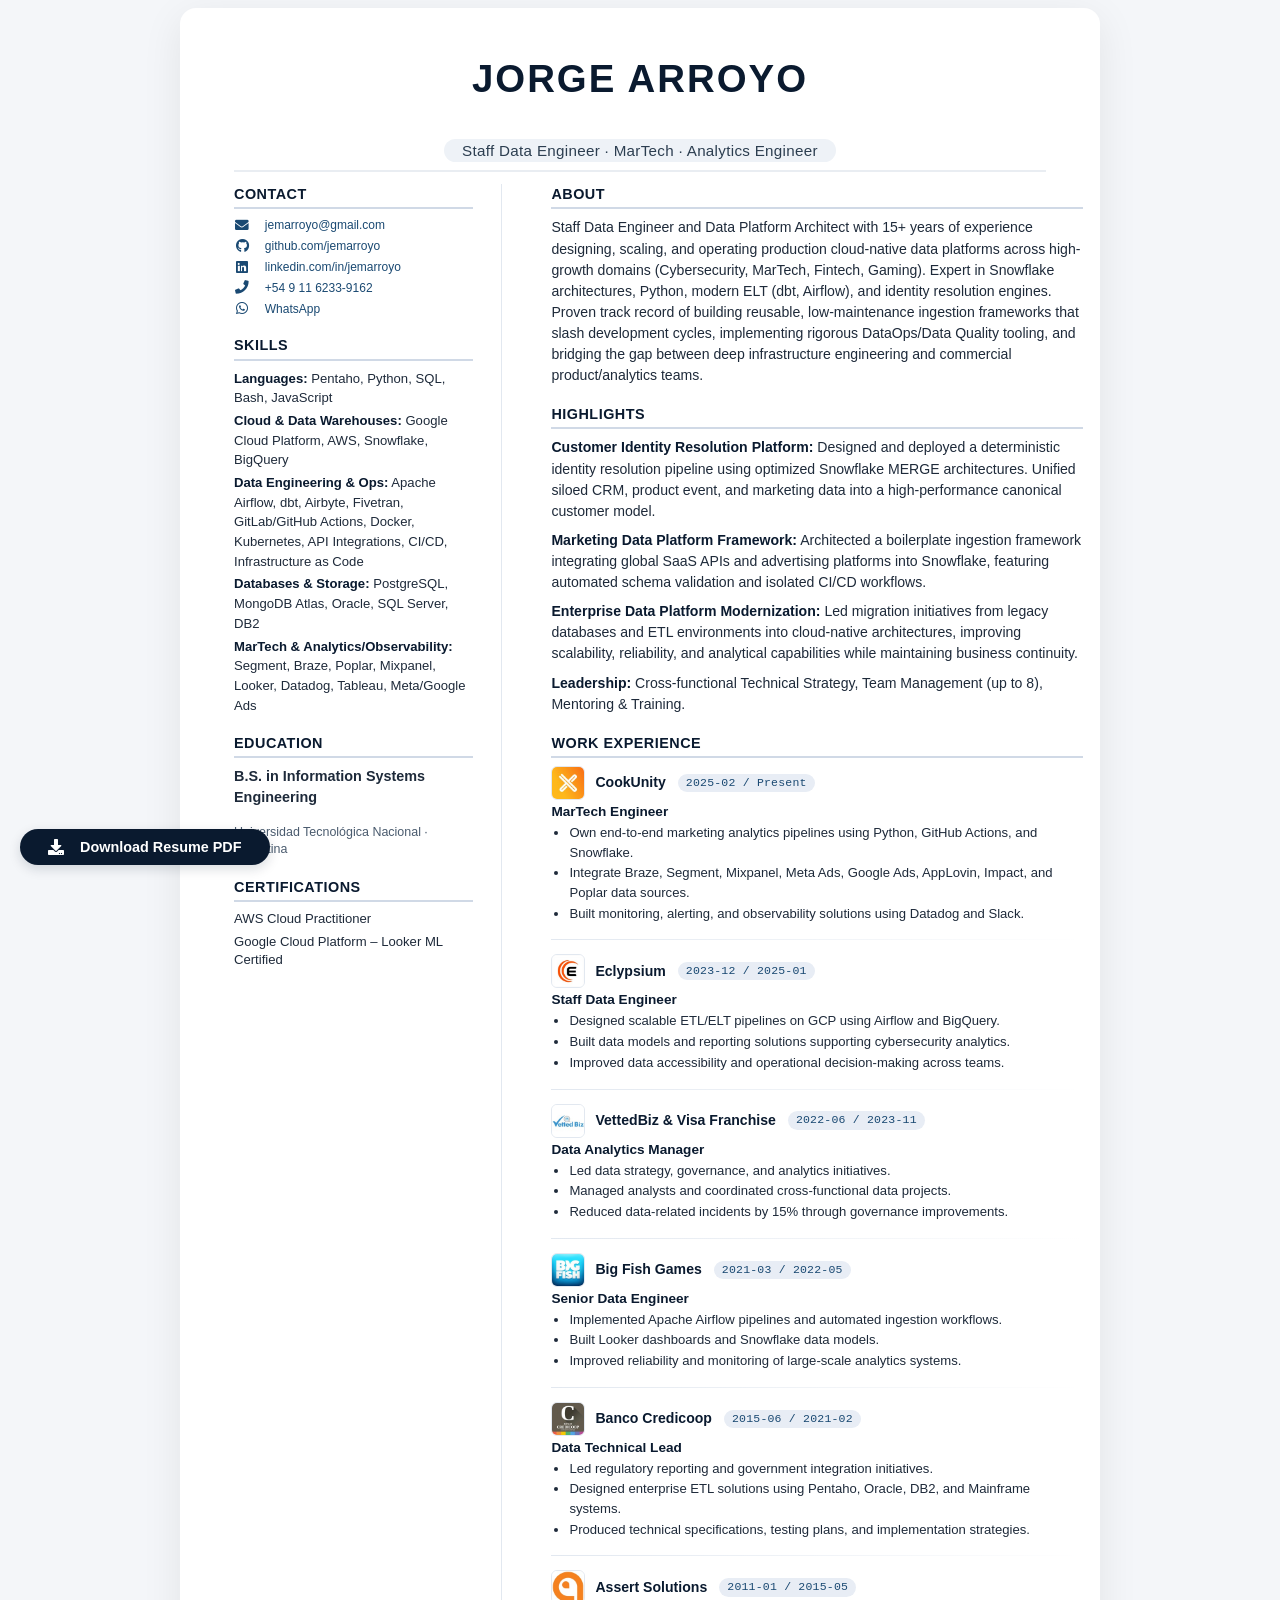
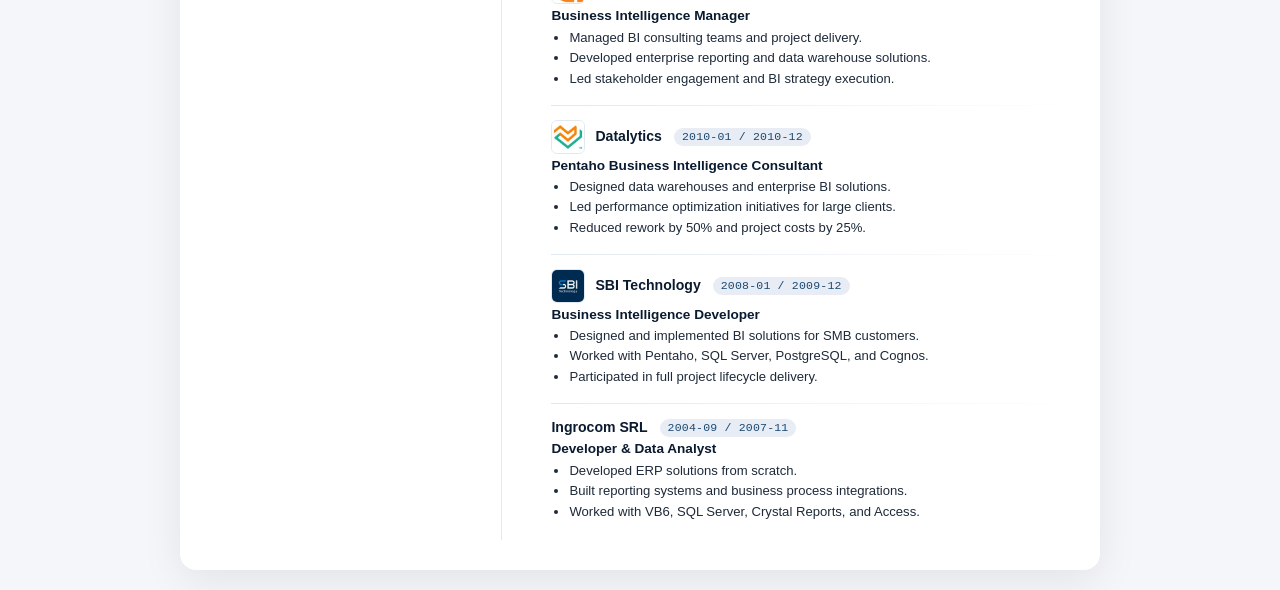
<file: index.html>
<html>
<head>
    <link href="style.css" rel="stylesheet">
    <title>Jorge Arroyo | Staff Data Engineer</title>
    <link rel="stylesheet" href="https://cdnjs.cloudflare.com/ajax/libs/font-awesome/5.15.4/css/all.min.css">
    <style>
        /* --- Global Reset & Base --- */
        * {
            margin: 0;
            padding: 0;
            box-sizing: border-box;
        }

        body {
            background: #f4f6f9;
            font-family: 'Segoe UI', Roboto, 'Helvetica Neue', sans-serif;
            line-height: 1.4;
            color: #1e2a3a;
            padding: 8px 20px 20px 20px;
            display: flex;
            flex-direction: column;
            align-items: center;
        }

        /* --- Main Resume Card --- */
        #resume-wrapper {
            max-width: 1200px;
            width: 100%;
            background: #ffffff;
            box-shadow: 0 10px 40px rgba(0, 0, 0, 0.08);
            border-radius: 16px;
            padding: 12px 30px 30px 30px;
            transition: all 0.2s ease;
        }

        /* --- Header --- */
        #header {
            text-align: center;
            margin-bottom: 12px;
            border-bottom: 2px solid #e9edf2;
            padding-bottom: 8px;
        }

        #header h1 {
            font-size: 2.4rem;
            font-weight: 700;
            letter-spacing: 2px;
            color: #0a1a2f;
            margin-bottom: 0px;
            line-height: 1.1;
        }

        #header .subhead {
            font-size: 0.95rem;
            font-weight: 400;
            color: #2c3e50;
            letter-spacing: 0.3px;
            background: #eef2f7;
            display: inline-block;
            padding: 1px 18px;
            border-radius: 40px;
            margin-top: 0px;
        }

        #header hr {
            display: none;
        }

        /* --- Two-column layout --- */
        main {
            display: grid;
            grid-template-columns: 34% 66%;
            gap: 25px;
            margin-top: 2px;
        }

        /* --- Left Column --- */
        #mainLeft {
            border-right: 1px solid #e2e8f0;
            padding-right: 16px;
        }

        #mainLeft section {
            margin-bottom: 18px;
        }

        #mainLeft h2 {
            font-size: 0.9rem;
            font-weight: 700;
            letter-spacing: 0.5px;
            text-transform: uppercase;
            color: #0a1a2f;
            border-bottom: 2px solid #d0d9e6;
            padding-bottom: 3px;
            margin-bottom: 8px;
        }

        #mainLeft p,
        #mainLeft li {
            font-size: 0.82rem;
            color: #1e2a3a;
            margin-bottom: 3px;
        }

        #mainLeft a {
            color: #1a4972;
            text-decoration: none;
            transition: color 0.2s;
        }

        #mainLeft a:hover {
            color: #0b2b4a;
            text-decoration: underline;
        }

        #mainLeft .contact-item {
            display: flex;
            align-items: center;
            gap: 8px;
            margin-bottom: 4px;
        }

        #mainLeft .contact-item i {
            width: 16px;
            font-size: 0.85rem;
            color: #1a4972;
            text-align: center;
        }

        /* Skills list */
        .skills-list {
            list-style: none;
            padding: 0;
        }

        .skills-list li {
            margin-bottom: 5px;
            line-height: 1.5;
        }

        .skills-list b {
            color: #0a1a2f;
        }

        /* Education & Certs */
        .edu-item,
        .cert-item {
            margin-bottom: 5px;
        }

        .edu-item h3 {
            font-size: 0.9rem;
            font-weight: 600;
            margin-bottom: 1px;
        }

        .cert-item p {
            margin: 0;
            font-size: 0.82rem;
        }

        /* --- Right Column --- */
        #mainRight section {
            margin-bottom: 18px;
        }

        #mainRight h2 {
            font-size: 0.9rem;
            font-weight: 700;
            letter-spacing: 0.5px;
            text-transform: uppercase;
            color: #0a1a2f;
            border-bottom: 2px solid #d0d9e6;
            padding-bottom: 3px;
            margin-bottom: 8px;
        }

        /* About text */
        #mainRight p {
            font-size: 0.88rem;
            color: #1e2a3a;
            line-height: 1.5;
        }

        /* Highlights */
        .highlights-list {
            list-style: none;
            padding: 0;
        }

        .highlights-list li {
            margin-bottom: 8px;
            line-height: 1.5;
            font-size: 0.88rem;
        }

        .highlights-list b {
            color: #0a1a2f;
        }

        /* --- Work Experience --- */
        .job-entry {
            margin-bottom: 16px;
        }

        .job-header {
            display: flex;
            align-items: center;
            gap: 10px;
            margin-bottom: 2px;
            flex-wrap: wrap;
        }

        .company-logo {
            width: 34px;
            height: 34px;
            object-fit: cover;
            border-radius: 6px;
            border: 1px solid #e2e8f0;
            background: #f8fafc;
            flex-shrink: 0;
        }

        .job-title {
            font-size: 0.88rem;
            font-weight: 700;
            color: #0a1a2f;
        }

        .job-title a {
            color: #0a1a2f;
            text-decoration: none;
        }

        .job-title a:hover {
            text-decoration: underline;
        }

        .job-meta {
            font-size: 0.72rem;
            font-weight: 500;
            color: #1a4972;
            background: #e8edf5;
            padding: 1px 8px;
            border-radius: 20px;
            margin-left: 2px;
            white-space: nowrap;
            font-family: 'Consolas', 'Courier New', monospace;
            letter-spacing: 0.2px;
        }

        .job-role {
            font-weight: 600;
            color: #0a1a2f;
            font-size: 0.85rem;
            margin-bottom: 2px;
        }

        .job-entry ul {
            list-style: disc;
            padding-left: 18px;
            margin-top: 2px;
        }

        .job-entry ul li {
            font-size: 0.82rem;
            color: #1e2a3a;
            margin-bottom: 1px;
            line-height: 1.5;
        }

        .job-separator {
            border: 0;
            height: 1px;
            background: linear-gradient(to right, #e2e8f0, transparent);
            margin: 12px 0 14px 0;
        }

        /* --- Download Button --- */
        .actions {
            margin-top: 20px;
            text-align: center;
        }

        .pdf-btn {
            background: #0a1a2f;
            color: white;
            border: none;
            padding: 10px 28px;
            border-radius: 40px;
            font-size: 0.9rem;
            font-weight: 600;
            cursor: pointer;
            display: inline-flex;
            align-items: center;
            gap: 8px;
            transition: background 0.2s, transform 0.1s;
            box-shadow: 0 4px 12px rgba(10, 26, 47, 0.15);
        }

        .pdf-btn:hover {
            background: #1f3a5f;
            transform: scale(1.01);
        }

        .pdf-btn i {
            font-size: 1rem;
        }

        /* --- Responsive --- */
        @media (max-width: 800px) {
            main {
                grid-template-columns: 1fr;
                gap: 16px;
            }

            #mainLeft {
                border-right: 0;
                padding-right: 0;
            }

            #resume-wrapper {
                padding: 10px 14px 20px 14px;
            }

            #header h1 {
                font-size: 1.8rem;
            }

            .job-meta {
                white-space: normal;
                font-size: 0.7rem;
            }
        }

        @media print {
            body {
                background: white;
                padding: 0.02in;
            }

            #resume-wrapper {
                box-shadow: none;
                padding: 8px 10px 16px 10px;
                border-radius: 0;
                max-width: 100%;
            }

            .actions {
                display: none;
            }

            .job-header {
                break-inside: avoid;
            }

            .job-entry {
                break-inside: avoid;
            }
        }
    </style>
</head>
<body>
    <div id="resume-wrapper">
        <header id="header">
            <h1>JORGE ARROYO</h1>
            <div class="subhead">Staff Data Engineer · MarTech · Analytics Engineer</div>
        </header>

        <main>
            <!-- ========== LEFT COLUMN ========== -->
            <article id="mainLeft">
                <!-- CONTACT -->
                <section>
                    <h2>CONTACT</h2>
                    <div class="contact-item">
                        <i class="fa fa-envelope"></i>
                        <a href="mailto:jemarroyo@gmail.com">jemarroyo@gmail.com</a>
                    </div>
                    <div class="contact-item">
                        <i class="fab fa-github"></i>
                        <a href="https://github.com/jemarroyo">github.com/jemarroyo</a>
                    </div>
                    <div class="contact-item">
                        <i class="fab fa-linkedin"></i>
                        <a href="https://linkedin.com/in/jemarroyo">linkedin.com/in/jemarroyo</a>
                    </div>
                    <div class="contact-item">
                        <i class="fa fa-phone"></i>
                        <a href="tel:+5491162339162">+54 9 11 6233-9162</a>
                    </div>
                    <div class="contact-item">
                        <i class="fab fa-whatsapp"></i>
                        <a href="https://wa.me/5491162339162?text=Hi%20Jorge%2C%20I%20found%20your%20resume%20on%20GitHub." target="_blank">WhatsApp</a>
                    </div>
                </section>

                <!-- SKILLS -->
                <section>
                    <h2>SKILLS</h2>
                    <ul class="skills-list">
                        <li><b>Languages:</b> Pentaho, Python, SQL, Bash, JavaScript</li>
                        <li><b>Cloud & Data Warehouses:</b> Google Cloud Platform, AWS, Snowflake, BigQuery</li>
                        <li><b>Data Engineering & Ops:</b> Apache Airflow, dbt, Airbyte, Fivetran, GitLab/GitHub Actions, Docker, Kubernetes, API Integrations, CI/CD, Infrastructure as Code</li>
                        <li><b>Databases & Storage:</b> PostgreSQL, MongoDB Atlas, Oracle, SQL Server, DB2</li>
                        <li><b>MarTech & Analytics/Observability:</b> Segment, Braze, Poplar, Mixpanel, Looker, Datadog, Tableau, Meta/Google Ads</li>
                    </ul>
                </section>

                <!-- EDUCATION -->
                <section>
                    <h2>EDUCATION</h2>
                    <div class="edu-item">
                        <h3>B.S. in Information Systems Engineering</h3>
                        <p style="color:#4a5b6e; font-size:0.78rem;">Universidad Tecnológica Nacional · Argentina</p>
                    </div>
                </section>

                <!-- CERTIFICATIONS -->
                <section>
                    <h2>CERTIFICATIONS</h2>
                    <div class="cert-item"><p>AWS Cloud Practitioner</p></div>
                    <div class="cert-item"><p>Google Cloud Platform – Looker ML Certified</p></div>
                </section>
            </article>

            <!-- ========== RIGHT COLUMN ========== -->
            <article id="mainRight">
                <!-- ABOUT -->
                <section>
                    <h2>ABOUT</h2>
                    <p>
                        Staff Data Engineer and Data Platform Architect with 15+ years of experience designing, scaling, and operating production cloud-native data platforms across high-growth domains (Cybersecurity, MarTech, Fintech, Gaming). Expert in Snowflake architectures, Python, modern ELT (dbt, Airflow), and identity resolution engines. Proven track record of building reusable, low-maintenance ingestion frameworks that slash development cycles, implementing rigorous DataOps/Data Quality tooling, and bridging the gap between deep infrastructure engineering and commercial product/analytics teams.
                    </p>
                </section>

                <!-- HIGHLIGHTS -->
                <section>
                    <h2>HIGHLIGHTS</h2>
                    <ul class="highlights-list">
                        <li><b>Customer Identity Resolution Platform:</b> Designed and deployed a deterministic identity resolution pipeline using optimized Snowflake MERGE architectures. Unified siloed CRM, product event, and marketing data into a high-performance canonical customer model.</li>
                        <li><b>Marketing Data Platform Framework:</b> Architected a boilerplate ingestion framework integrating global SaaS APIs and advertising platforms into Snowflake, featuring automated schema validation and isolated CI/CD workflows.</li>
                        <li><b>Enterprise Data Platform Modernization:</b> Led migration initiatives from legacy databases and ETL environments into cloud-native architectures, improving scalability, reliability, and analytical capabilities while maintaining business continuity.</li>
                        <li><b>Leadership:</b> Cross-functional Technical Strategy, Team Management (up to 8), Mentoring &amp; Training.</li>
                    </ul>
                </section>

                <!-- WORK EXPERIENCE -->
                <section>
                    <h2>WORK EXPERIENCE</h2>

                    <!-- CookUnity -->
                    <div class="job-entry">
                        <div class="job-header">
                            <img src="assets/logos/cookunity.jpeg" alt="CookUnity" class="company-logo">
                            <span class="job-title"><a href="https://www.cookunity.com/">CookUnity</a></span>
                            <span class="job-meta">2025-02 / Present</span>
                        </div>
                        <div class="job-role">MarTech Engineer</div>
                        <ul>
                            <li>Own end-to-end marketing analytics pipelines using Python, GitHub Actions, and Snowflake.</li>
                            <li>Integrate Braze, Segment, Mixpanel, Meta Ads, Google Ads, AppLovin, Impact, and Poplar data sources.</li>
                            <li>Built monitoring, alerting, and observability solutions using Datadog and Slack.</li>
                        </ul>
                    </div>

                    <hr class="job-separator">

                    <!-- Eclypsium -->
                    <div class="job-entry">
                        <div class="job-header">
                            <img src="assets/logos/eclypsium.jpeg" alt="Eclypsium" class="company-logo">
                            <span class="job-title"><a href="https://eclypsium.com/">Eclypsium</a></span>
                            <span class="job-meta">2023-12 / 2025-01</span>
                        </div>
                        <div class="job-role">Staff Data Engineer</div>
                        <ul>
                            <li>Designed scalable ETL/ELT pipelines on GCP using Airflow and BigQuery.</li>
                            <li>Built data models and reporting solutions supporting cybersecurity analytics.</li>
                            <li>Improved data accessibility and operational decision-making across teams.</li>
                        </ul>
                    </div>

                    <hr class="job-separator">

                    <!-- VettedBiz -->
                    <div class="job-entry">
                        <div class="job-header">
                            <img src="assets/logos/vettedbiz.jpeg" alt="VettedBiz" class="company-logo">
                            <span class="job-title"><a href="https://www.vettedbiz.com/">VettedBiz &amp; Visa Franchise</a></span>
                            <span class="job-meta">2022-06 / 2023-11</span>
                        </div>
                        <div class="job-role">Data Analytics Manager</div>
                        <ul>
                            <li>Led data strategy, governance, and analytics initiatives.</li>
                            <li>Managed analysts and coordinated cross-functional data projects.</li>
                            <li>Reduced data-related incidents by 15% through governance improvements.</li>
                        </ul>
                    </div>

                    <hr class="job-separator">

                    <!-- Big Fish Games -->
                    <div class="job-entry">
                        <div class="job-header">
                            <img src="assets/logos/bigfishgames.jpeg" alt="Big Fish Games" class="company-logo">
                            <span class="job-title"><a href="https://www.bigfishgames.com/">Big Fish Games</a></span>
                            <span class="job-meta">2021-03 / 2022-05</span>
                        </div>
                        <div class="job-role">Senior Data Engineer</div>
                        <ul>
                            <li>Implemented Apache Airflow pipelines and automated ingestion workflows.</li>
                            <li>Built Looker dashboards and Snowflake data models.</li>
                            <li>Improved reliability and monitoring of large-scale analytics systems.</li>
                        </ul>
                    </div>

                    <hr class="job-separator">

                    <!-- Banco Credicoop -->
                    <div class="job-entry">
                        <div class="job-header">
                            <img src="assets/logos/bancocredicoop.jpeg" alt="Banco Credicoop" class="company-logo">
                            <span class="job-title"><a href="https://www.bancocredicoop.coop/">Banco Credicoop</a></span>
                            <span class="job-meta">2015-06 / 2021-02</span>
                        </div>
                        <div class="job-role">Data Technical Lead</div>
                        <ul>
                            <li>Led regulatory reporting and government integration initiatives.</li>
                            <li>Designed enterprise ETL solutions using Pentaho, Oracle, DB2, and Mainframe systems.</li>
                            <li>Produced technical specifications, testing plans, and implementation strategies.</li>
                        </ul>
                    </div>

                    <hr class="job-separator">

                    <!-- Assert Solutions -->
                    <div class="job-entry">
                        <div class="job-header">
                            <img src="assets/logos/assertsolutions.jpeg" alt="Assert Solutions" class="company-logo">
                            <span class="job-title"><a href="https://www.assertsolutions.com/">Assert Solutions</a></span>
                            <span class="job-meta">2011-01 / 2015-05</span>
                        </div>
                        <div class="job-role">Business Intelligence Manager</div>
                        <ul>
                            <li>Managed BI consulting teams and project delivery.</li>
                            <li>Developed enterprise reporting and data warehouse solutions.</li>
                            <li>Led stakeholder engagement and BI strategy execution.</li>
                        </ul>
                    </div>

                    <hr class="job-separator">

                    <!-- Datalytics -->
                    <div class="job-entry">
                        <div class="job-header">
                            <img src="assets/logos/datalytics.jpeg" alt="Datalytics" class="company-logo">
                            <span class="job-title"><a href="https://lovelytics.com/">Datalytics</a></span>
                            <span class="job-meta">2010-01 / 2010-12</span>
                        </div>
                        <div class="job-role">Pentaho Business Intelligence Consultant</div>
                        <ul>
                            <li>Designed data warehouses and enterprise BI solutions.</li>
                            <li>Led performance optimization initiatives for large clients.</li>
                            <li>Reduced rework by 50% and project costs by 25%.</li>
                        </ul>
                    </div>

                    <hr class="job-separator">

                    <!-- SBI Technology -->
                    <div class="job-entry">
                        <div class="job-header">
                            <img src="assets/logos/sbi.jpeg" alt="SBI Technology" class="company-logo">
                            <span class="job-title"><a href="https://www.sbi-technology.com/">SBI Technology</a></span>
                            <span class="job-meta">2008-01 / 2009-12</span>
                        </div>
                        <div class="job-role">Business Intelligence Developer</div>
                        <ul>
                            <li>Designed and implemented BI solutions for SMB customers.</li>
                            <li>Worked with Pentaho, SQL Server, PostgreSQL, and Cognos.</li>
                            <li>Participated in full project lifecycle delivery.</li>
                        </ul>
                    </div>

                    <hr class="job-separator">

                    <!-- Ingrocom -->
                    <div class="job-entry">
                        <div class="job-header">
                            <span class="job-title">Ingrocom SRL</span>
                            <span class="job-meta">2004-09 / 2007-11</span>
                        </div>
                        <div class="job-role">Developer &amp; Data Analyst</div>
                        <ul>
                            <li>Developed ERP solutions from scratch.</li>
                            <li>Built reporting systems and business process integrations.</li>
                            <li>Worked with VB6, SQL Server, Crystal Reports, and Access.</li>
                        </ul>
                    </div>

                </section>
            </article>
        </main>
    </div>

    <div class="actions">
        <button onclick="window.print()" class="pdf-btn">
            <i class="fas fa-download"></i> Download Resume PDF
        </button>
    </div>
</body>
</html>
</file>
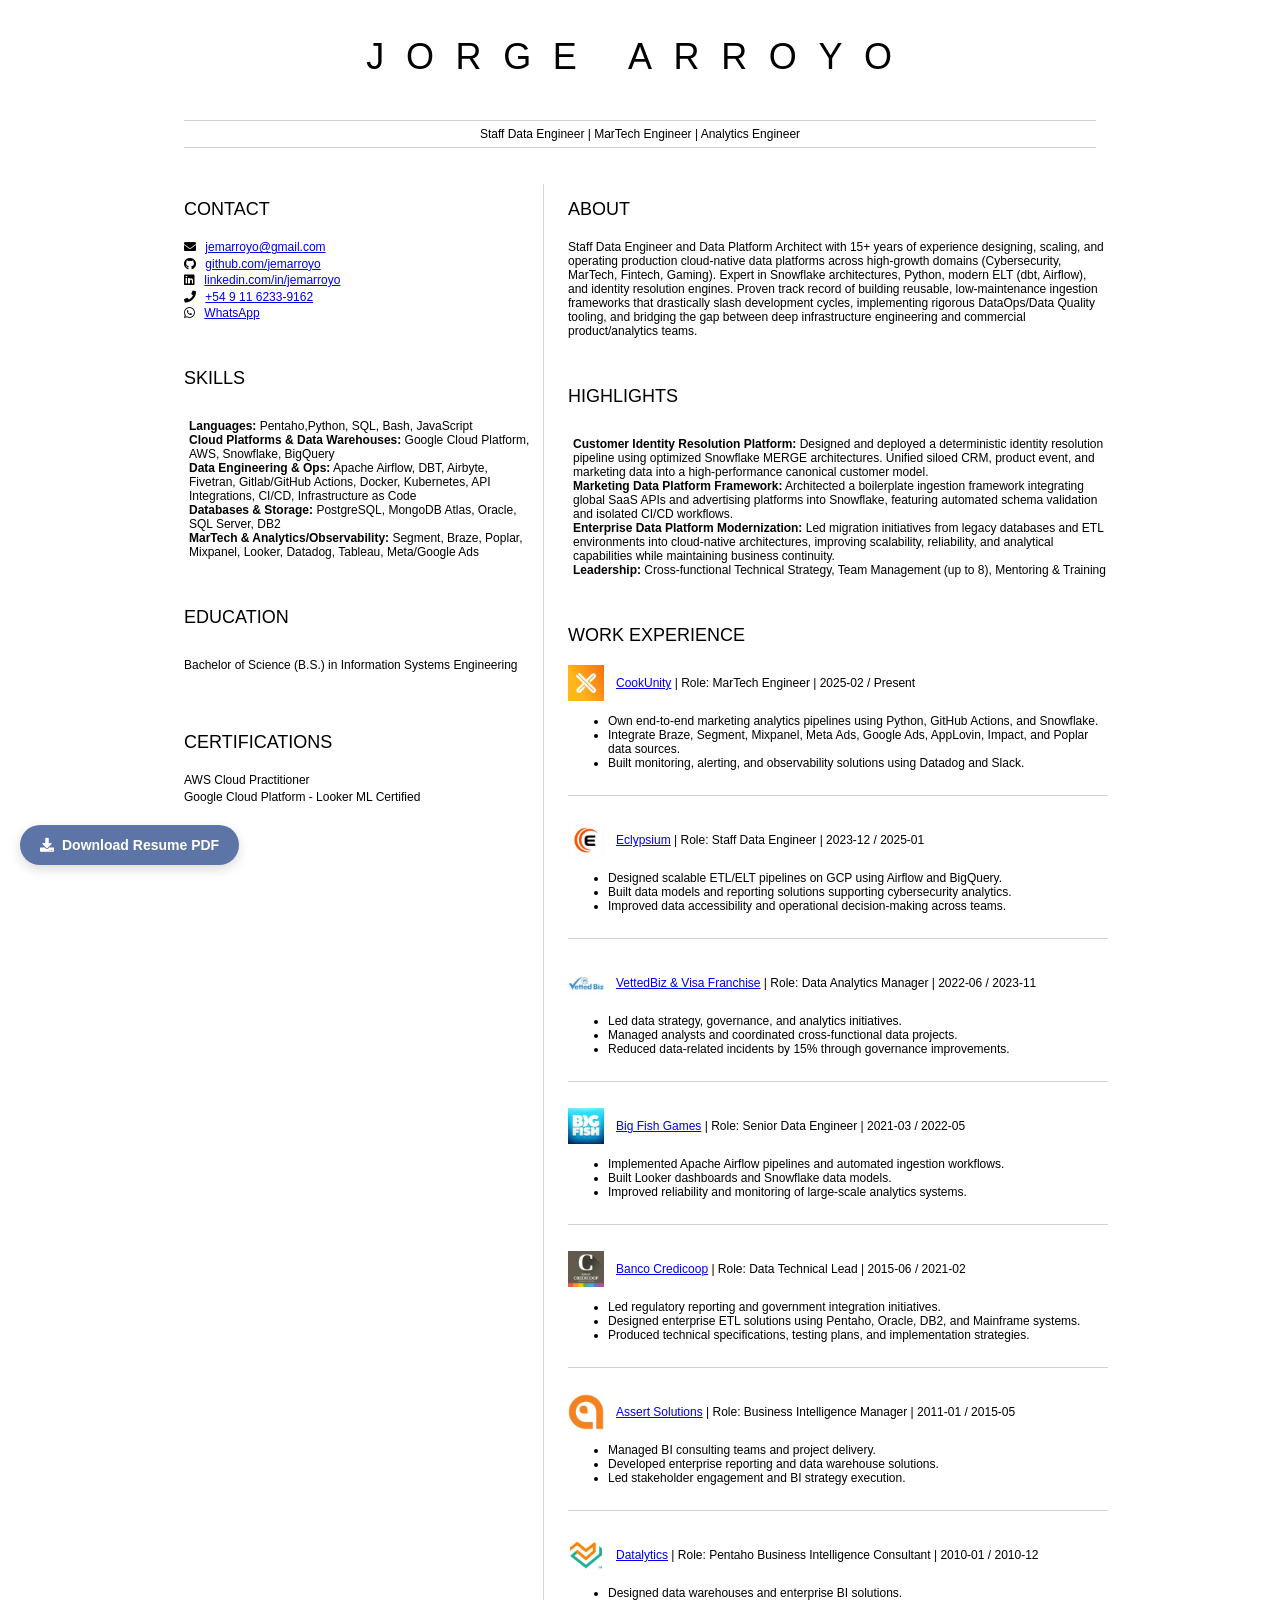
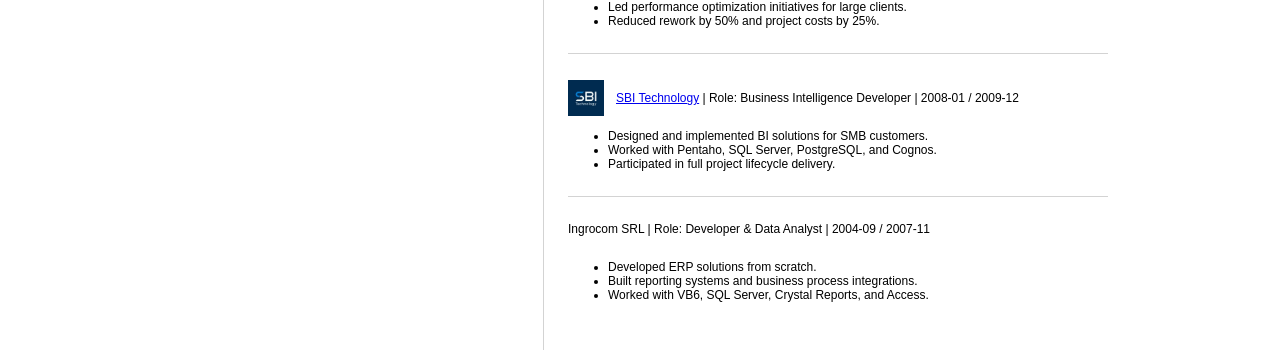
<file: index-2.html>
<html>
<head>
    <link href="style.css" rel="stylesheet">
    <title>Jorge Arroyo | Staff Data Engineer</title>
    <link rel="stylesheet" href="https://cdnjs.cloudflare.com/ajax/libs/font-awesome/5.15.4/css/all.min.css">
</head>

<body>
    <header id="header">
        <h1>JORGE ARROYO</h1>
        <hr>
        Staff Data Engineer | MarTech Engineer | Analytics Engineer
        <hr>
    </header>
    
    <main>
        <article id="mainLeft">

            <section>
                <h2>CONTACT</h2>

                <p>
                    <i class="fa fa-envelope"></i>
                    <a href="mailto:jemarroyo@gmail.com">jemarroyo@gmail.com</a>
                </p>

                <p>
                    <i class="fab fa-github"></i>
                    <a href="https://github.com/jemarroyo">github.com/jemarroyo</a>
                </p>

                <p>
                    <i class="fab fa-linkedin"></i>
                    <a href="https://linkedin.com/in/jemarroyo">
                        linkedin.com/in/jemarroyo
                    </a>
                </p>
                <p>
                        <i class="fa fa-phone" aria-hidden="true"></i>
                        <a href="tel:+5491162339162">
                            +54 9 11 6233-9162
                        </a>
                </p>
                <p>
                    <i class="fab fa-whatsapp" aria-hidden="true"></i>
                    <a href="https://wa.me/5491162339162?text=Hi%20Jorge%2C%20I%20found%20your%20resume%20on%20GitHub." target="_blank">
                        WhatsApp
                    </a>
                </p>
            </section>

            <section>
                <h2>SKILLS</h2>
                <p>
                    <ul style="list-style-type: none; padding-left: 5px;">
                    <li><b>Languages:</b> Pentaho,Python, SQL, Bash, JavaScript</li>
                    <li><b>Cloud Platforms & Data Warehouses:</b> Google Cloud Platform, AWS, Snowflake, BigQuery</li>
                    <li><b>Data Engineering & Ops:</b> Apache Airflow, DBT, Airbyte, Fivetran, Gitlab/GitHub Actions, Docker, Kubernetes, API Integrations, CI/CD, Infrastructure as Code</li>
                    <li><b>Databases & Storage:</b> PostgreSQL, MongoDB Atlas, Oracle, SQL Server, DB2</li>
                    <li><b>MarTech & Analytics/Observability:</b> Segment, Braze, Poplar, Mixpanel, Looker, Datadog, Tableau, Meta/Google Ads</li>
                    </ul>
                </p>

            </section>

            <section>
                <h2>EDUCATION</h2>

                <h3>Bachelor of Science (B.S.) in Information Systems Engineering</h3>

            </section>

            <section>
                <h2>CERTIFICATIONS</h2>

                <p>AWS Cloud Practitioner</p>
                <p>Google Cloud Platform - Looker ML Certified</p>

            </section>

        </article>

        <article id="mainRight">

            <section>
                <h2>ABOUT</h2>

                <p>
                    Staff Data Engineer and Data Platform Architect with 15+ years of experience designing, scaling, and operating production cloud-native data platforms across high-growth domains (Cybersecurity, MarTech, Fintech, Gaming). Expert in Snowflake architectures, Python, modern ELT (dbt, Airflow), and identity resolution engines. Proven track record of building reusable, low-maintenance ingestion frameworks that drastically slash development cycles, implementing rigorous DataOps/Data Quality tooling, and bridging the gap between deep infrastructure engineering and commercial product/analytics teams.
                </p>

            </section>
            
            <section>   
                <h2>HIGHLIGHTS</h2>

                <p>
                    <ul style="list-style-type: none; padding-left: 5px;">
                        <li><b>Customer Identity Resolution Platform:</b> Designed and deployed a deterministic identity resolution pipeline using optimized Snowflake MERGE architectures. Unified siloed CRM, product event, and marketing data into a high-performance canonical customer model.</li>
                        <li><b>Marketing Data Platform Framework:</b> Architected a boilerplate ingestion framework integrating global SaaS APIs and advertising platforms into Snowflake, featuring automated schema validation and isolated CI/CD workflows.</li>
                        <li><b>Enterprise Data Platform Modernization:</b> Led migration initiatives from legacy databases and ETL environments into cloud-native architectures, improving scalability, reliability, and analytical capabilities while maintaining business continuity.</li>
                        <li><b>Leadership:</b> Cross-functional Technical Strategy, Team Management (up to 8), Mentoring & Training</li>
                    </ul>
                </p>
            </section>

            <section>
                <h2>WORK EXPERIENCE</h2>
                <a href="https://www.cookunity.com/">
                <div class="company-title">
                        <img src="assets/logos/cookunity.jpeg"
                            alt="CookUnity"
                            class="company-logo">
                </a>
                <h3><a href="https://www.cookunity.com/">CookUnity</a> | Role: MarTech Engineer | 2025-02 / Present </h3>
                </div> 
                <ul>
                    <li>Own end-to-end marketing analytics pipelines using Python, GitHub Actions, and Snowflake.</li>
                    <li>Integrate Braze, Segment, Mixpanel, Meta Ads, Google Ads, AppLovin, Impact, and Poplar data sources.</li>
                    <li>Built monitoring, alerting, and observability solutions using Datadog and Slack.</li>
                </ul>

                <hr class="job-separator">
                <div class="company-title">
                    <a href="https://eclypsium.com/">
                        <img src="assets/logos/eclypsium.jpeg"
                            alt="Eclypsium"
                            class="company-logo">
                        </a>
                <h3> <a href="https://eclypsium.com/"> Eclypsium</a> | Role: Staff Data Engineer | 2023-12 / 2025-01</h3>
                </div>
                
                
                <ul>
                    <li>Designed scalable ETL/ELT pipelines on GCP using Airflow and BigQuery.</li>
                    <li>Built data models and reporting solutions supporting cybersecurity analytics.</li>
                    <li>Improved data accessibility and operational decision-making across teams.</li>
                </ul>
                <hr class="job-separator">

                <div class="company-title">
                    <a href="https://www.vettedbiz.com/">
                        <img src="assets/logos/vettedbiz.jpeg"
                            alt="VettedBiz"
                            class="company-logo">
                    </a>
                <h3><a href="https://www.vettedbiz.com/">VettedBiz & Visa Franchise</a> | Role: Data Analytics Manager | 2022-06 / 2023-11 </h3>
                </div>
                <p class="company-name">
                        
                </p>

                <ul>
                    <li>Led data strategy, governance, and analytics initiatives.</li>
                    <li>Managed analysts and coordinated cross-functional data projects.</li>
                    <li>Reduced data-related incidents by 15% through governance improvements.</li>
                </ul>
                <hr class="job-separator">

                <div class="company-title">
                    <a href="https://www.bigfishgames.com/"> 
                        <img src="assets/logos/bigfishgames.jpeg"
                            alt="Big Fish Games"
                            class="company-logo">
                    </a>
                <h3><a href="https://www.bigfishgames.com/">Big Fish Games</a> | Role: Senior Data Engineer | 2021-03 / 2022-05</h3>
                </div>
                <ul>
                    <li>Implemented Apache Airflow pipelines and automated ingestion workflows.</li>
                    <li>Built Looker dashboards and Snowflake data models.</li>
                    <li>Improved reliability and monitoring of large-scale analytics systems.</li>
                </ul>
                <hr class="job-separator">

                <div class="company-title">
                    <a href="https://www.bancocredicoop.coop/"> 
                        <img src="assets/logos/bancocredicoop.jpeg"
                            alt="Banco Credicoop"
                            class="company-logo">
                    </a>

                <h3><a href="https://www.bancocredicoop.coop/">Banco Credicoop</a> | Role: Data Technical Lead | 2015-06 / 2021-02</h3>
                </div>
                <ul>
                    <li>Led regulatory reporting and government integration initiatives.</li>
                    <li>Designed enterprise ETL solutions using Pentaho, Oracle, DB2, and Mainframe systems.</li>
                    <li>Produced technical specifications, testing plans, and implementation strategies.</li>
                </ul>
                <hr class="job-separator">
                <a href="https://www.assertsolutions.com/">
                <div class="company-title">
                        <img src="assets/logos/assertsolutions.jpeg"
                            alt="Assert Solutions"
                            class="company-logo">
                </a>

                <h3><a href="https://www.assertsolutions.com/">Assert Solutions</a> | Role: Business Intelligence Manager | 2011-01 / 2015-05</h3>
                </div>
                <ul>
                    <li>Managed BI consulting teams and project delivery.</li>
                    <li>Developed enterprise reporting and data warehouse solutions.</li>
                    <li>Led stakeholder engagement and BI strategy execution.</li>
                </ul>
                <hr class="job-separator">
                <div class="company-title">
                    <a href="https://lovelytics.com/">
                        <img src="assets/logos/datalytics.jpeg"
                            alt="Assert Solutions"
                            class="company-logo">
                    </a>

                <h3><a href="https://lovelytics.com/">Datalytics</a> | Role: Pentaho Business Intelligence Consultant | 2010-01 / 2010-12 </h3>
                </div>
                <p class="company-name">
                        
                </p>


                <ul>
                    <li>Designed data warehouses and enterprise BI solutions.</li>
                    <li>Led performance optimization initiatives for large clients.</li>
                    <li>Reduced rework by 50% and project costs by 25%.</li>
                </ul>

                <hr class="job-separator">
                <a href="https://www.sbi-technology.com/">
                <div class="company-title">
                        <img src="assets/logos/sbi.jpeg"
                            alt="SBI"
                            class="company-logo">
                </a>
                <h3><a href="https://www.sbi-technology.com/">SBI Technology</a> | Role: Business Intelligence Developer | 2008-01 / 2009-12</h3>
                </div>
                <p class="company-name">
                        
                </p>

                <ul>
                    <li>Designed and implemented BI solutions for SMB customers.</li>
                    <li>Worked with Pentaho, SQL Server, PostgreSQL, and Cognos.</li>
                    <li>Participated in full project lifecycle delivery.</li>
                </ul>
                <hr class="job-separator">
                <h3>Ingrocom SRL | Role: Developer & Data Analyst | 2004-09 / 2007-11</h3>

                <ul>
                    <li>Developed ERP solutions from scratch.</li>
                    <li>Built reporting systems and business process integrations.</li>
                    <li>Worked with VB6, SQL Server, Crystal Reports, and Access.</li>
                </ul>

            </section>

        </article>
    </main>
</body>
<div class="actions">
        <button onclick="window.print()" class="pdf-btn">
            <i class="fas fa-download"></i>Download Resume PDF</button>
    </div>

</html>
</file>
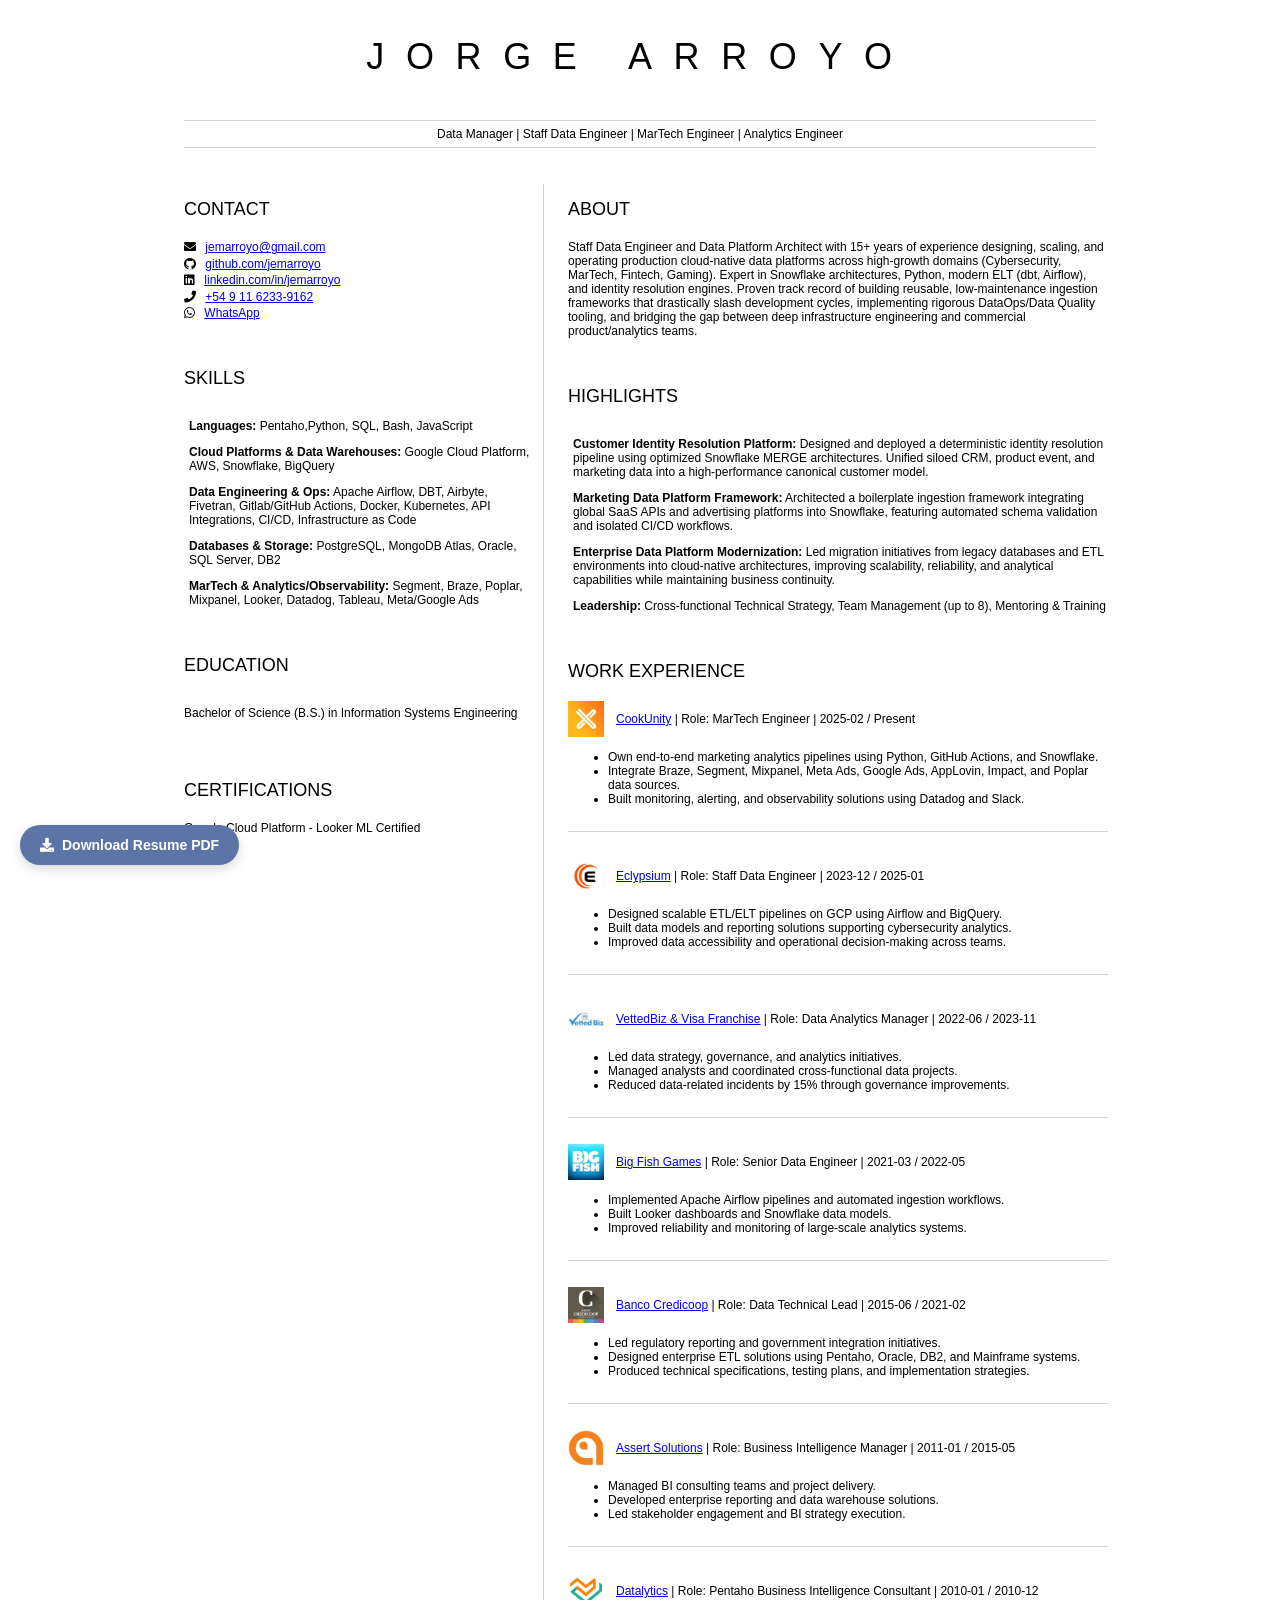
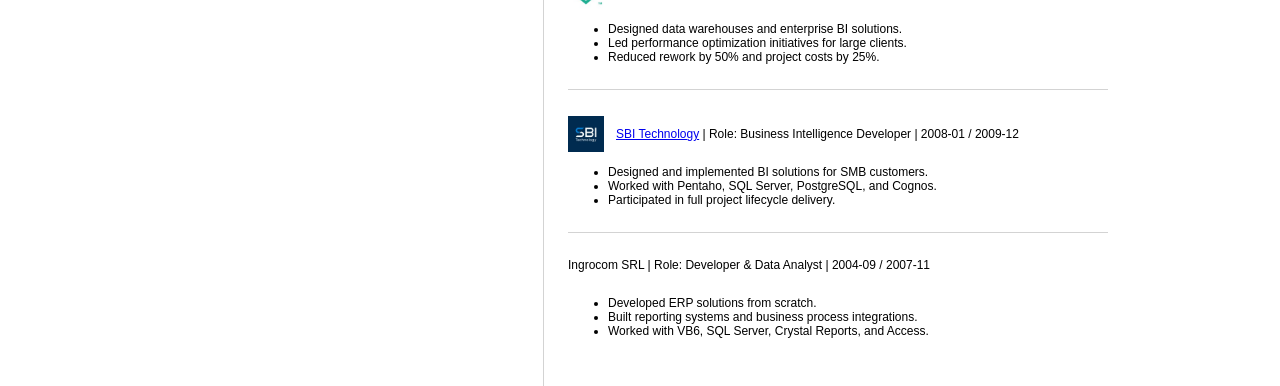
<file: index-pdf.html>
<html>
<head>
    <link href="style.css" rel="stylesheet">
    <title>Jorge Arroyo | Staff Data Engineer</title>
    <link rel="stylesheet" href="https://cdnjs.cloudflare.com/ajax/libs/font-awesome/5.15.4/css/all.min.css">
</head>

<body>
    <header id="header">
        <h1>JORGE ARROYO</h1>
        <hr>
        Data Manager | Staff Data Engineer | MarTech Engineer | Analytics Engineer
        <hr>
    </header>
    
    <main>
        <article id="mainLeft">

            <section>
                <h2>CONTACT</h2>

                <p>
                    <i class="fa fa-envelope"></i>
                    <a href="mailto:jemarroyo@gmail.com">jemarroyo@gmail.com</a>
                </p>

                <p>
                    <i class="fab fa-github"></i>
                    <a href="https://github.com/jemarroyo">github.com/jemarroyo</a>
                </p>

                <p>
                    <i class="fab fa-linkedin"></i>
                    <a href="https://linkedin.com/in/jemarroyo">
                        linkedin.com/in/jemarroyo
                    </a>
                </p>
                <p>
                        <i class="fa fa-phone" aria-hidden="true"></i>
                        <a href="tel:+5491162339162">
                            +54 9 11 6233-9162
                        </a>
                </p>
                <p>
                    <i class="fab fa-whatsapp" aria-hidden="true"></i>
                    <a href="https://wa.me/5491162339162?text=Hi%20Jorge%2C%20I%20found%20your%20resume%20on%20GitHub." target="_blank">
                        WhatsApp
                    </a>
                </p>
            </section>

            <section>
                <h2>SKILLS</h2>
                <p>
                    <ul style="list-style-type: none; padding-left: 5px;">
                    <li style="margin-bottom: 12px;"><b>Languages:</b> Pentaho,Python, SQL, Bash, JavaScript</li>
                    
                    <li style="margin-bottom: 12px;"><b>Cloud Platforms & Data Warehouses:</b> Google Cloud Platform, AWS, Snowflake, BigQuery</li>
                    <li style="margin-bottom: 12px;"><b>Data Engineering & Ops:</b> Apache Airflow, DBT, Airbyte, Fivetran, Gitlab/GitHub Actions, Docker, Kubernetes, API Integrations, CI/CD, Infrastructure as Code</li>
                    <li style="margin-bottom: 12px;"><b>Databases & Storage:</b> PostgreSQL, MongoDB Atlas, Oracle, SQL Server, DB2</li>
                    <li style="margin-bottom: 12px;"><b>MarTech & Analytics/Observability:</b> Segment, Braze, Poplar, Mixpanel, Looker, Datadog, Tableau, Meta/Google Ads</li>
                    </ul>
                </p>

            </section>

            <section>
                <h2>EDUCATION</h2>

                <h3>Bachelor of Science (B.S.) in Information Systems Engineering</h3>

            </section>

            <section>
                <h2>CERTIFICATIONS</h2>

                <p></p>
                <p>Google Cloud Platform - Looker ML Certified</p>

            </section>

        </article>

        <article id="mainRight">

            <section>
                <h2>ABOUT</h2>

                <p>
                    Staff Data Engineer and Data Platform Architect with 15+ years of experience designing, scaling, and operating production cloud-native data platforms across high-growth domains (Cybersecurity, MarTech, Fintech, Gaming). Expert in Snowflake architectures, Python, modern ELT (dbt, Airflow), and identity resolution engines. Proven track record of building reusable, low-maintenance ingestion frameworks that drastically slash development cycles, implementing rigorous DataOps/Data Quality tooling, and bridging the gap between deep infrastructure engineering and commercial product/analytics teams.
                </p>

            </section>
            
            <section>   
                <h2>HIGHLIGHTS</h2>

                <p>
                    <ul style="list-style-type: none; padding-left: 5px;">
                        <li style="margin-bottom: 12px;"><b>Customer Identity Resolution Platform:</b> Designed and deployed a deterministic identity resolution pipeline using optimized Snowflake MERGE architectures. Unified siloed CRM, product event, and marketing data into a high-performance canonical customer model.</li>
                        <li style="margin-bottom: 12px;"><b>Marketing Data Platform Framework:</b> Architected a boilerplate ingestion framework integrating global SaaS APIs and advertising platforms into Snowflake, featuring automated schema validation and isolated CI/CD workflows.</li>
                        <li style="margin-bottom: 12px;"><b>Enterprise Data Platform Modernization:</b> Led migration initiatives from legacy databases and ETL environments into cloud-native architectures, improving scalability, reliability, and analytical capabilities while maintaining business continuity.</li>
                        <li style="margin-bottom: 12px;"><b>Leadership:</b> Cross-functional Technical Strategy, Team Management (up to 8), Mentoring & Training</li>
                    </ul>
                </p>
            </section>

            <section>
                <h2>WORK EXPERIENCE</h2>
                <a href="https://www.cookunity.com/">
                <div class="company-title">
                        <img src="assets/logos/cookunity.jpeg"
                            alt="CookUnity"
                            class="company-logo">
                </a>
                <h3><a href="https://www.cookunity.com/">CookUnity</a> | Role: MarTech Engineer | 2025-02 / Present </h3>
                </div> 
                <ul>
                    <li>Own end-to-end marketing analytics pipelines using Python, GitHub Actions, and Snowflake.</li>
                    <li>Integrate Braze, Segment, Mixpanel, Meta Ads, Google Ads, AppLovin, Impact, and Poplar data sources.</li>
                    <li>Built monitoring, alerting, and observability solutions using Datadog and Slack.</li>
                </ul>

                <hr class="job-separator">
                <div class="company-title">
                    <a href="https://eclypsium.com/">
                        <img src="assets/logos/eclypsium.jpeg"
                            alt="Eclypsium"
                            class="company-logo">
                        </a>
                <h3> <a href="https://eclypsium.com/"> Eclypsium</a> | Role: Staff Data Engineer | 2023-12 / 2025-01</h3>
                </div>
                
                
                <ul>
                    <li>Designed scalable ETL/ELT pipelines on GCP using Airflow and BigQuery.</li>
                    <li>Built data models and reporting solutions supporting cybersecurity analytics.</li>
                    <li>Improved data accessibility and operational decision-making across teams.</li>
                </ul>
                <hr class="job-separator">

                <div class="company-title">
                    <a href="https://www.vettedbiz.com/">
                        <img src="assets/logos/vettedbiz.jpeg"
                            alt="VettedBiz"
                            class="company-logo">
                    </a>
                <h3><a href="https://www.vettedbiz.com/">VettedBiz & Visa Franchise</a> | Role: Data Analytics Manager | 2022-06 / 2023-11 </h3>
                </div>
                <p class="company-name">
                        
                </p>

                <ul>
                    <li>Led data strategy, governance, and analytics initiatives.</li>
                    <li>Managed analysts and coordinated cross-functional data projects.</li>
                    <li>Reduced data-related incidents by 15% through governance improvements.</li>
                </ul>
                <hr class="job-separator">

                <div class="company-title">
                    <a href="https://www.bigfishgames.com/"> 
                        <img src="assets/logos/bigfishgames.jpeg"
                            alt="Big Fish Games"
                            class="company-logo">
                    </a>
                <h3><a href="https://www.bigfishgames.com/">Big Fish Games</a> | Role: Senior Data Engineer | 2021-03 / 2022-05</h3>
                </div>
                <ul>
                    <li>Implemented Apache Airflow pipelines and automated ingestion workflows.</li>
                    <li>Built Looker dashboards and Snowflake data models.</li>
                    <li>Improved reliability and monitoring of large-scale analytics systems.</li>
                </ul>
                <hr class="job-separator">

                <div class="company-title">
                    <a href="https://www.bancocredicoop.coop/"> 
                        <img src="assets/logos/bancocredicoop.jpeg"
                            alt="Banco Credicoop"
                            class="company-logo">
                    </a>

                <h3><a href="https://www.bancocredicoop.coop/">Banco Credicoop</a> | Role: Data Technical Lead | 2015-06 / 2021-02</h3>
                </div>
                <ul>
                    <li>Led regulatory reporting and government integration initiatives.</li>
                    <li>Designed enterprise ETL solutions using Pentaho, Oracle, DB2, and Mainframe systems.</li>
                    <li>Produced technical specifications, testing plans, and implementation strategies.</li>
                </ul>
                <hr class="job-separator">
                <a href="https://www.assertsolutions.com/">
                <div class="company-title">
                        <img src="assets/logos/assertsolutions.jpeg"
                            alt="Assert Solutions"
                            class="company-logo">
                </a>

                <h3><a href="https://www.assertsolutions.com/">Assert Solutions</a> | Role: Business Intelligence Manager | 2011-01 / 2015-05</h3>
                </div>
                <ul>
                    <li>Managed BI consulting teams and project delivery.</li>
                    <li>Developed enterprise reporting and data warehouse solutions.</li>
                    <li>Led stakeholder engagement and BI strategy execution.</li>
                </ul>
                <hr class="job-separator">
                <div class="company-title">
                    <a href="https://lovelytics.com/">
                        <img src="assets/logos/datalytics.jpeg"
                            alt="Assert Solutions"
                            class="company-logo">
                    </a>

                <h3><a href="https://lovelytics.com/">Datalytics</a> | Role: Pentaho Business Intelligence Consultant | 2010-01 / 2010-12 </h3>
                </div>
                <p class="company-name">
                        
                </p>


                <ul>
                    <li>Designed data warehouses and enterprise BI solutions.</li>
                    <li>Led performance optimization initiatives for large clients.</li>
                    <li>Reduced rework by 50% and project costs by 25%.</li>
                </ul>

                <hr class="job-separator">
                <a href="https://www.sbi-technology.com/">
                <div class="company-title">
                        <img src="assets/logos/sbi.jpeg"
                            alt="SBI"
                            class="company-logo">
                </a>
                <h3><a href="https://www.sbi-technology.com/">SBI Technology</a> | Role: Business Intelligence Developer | 2008-01 / 2009-12</h3>
                </div>
                <p class="company-name">
                        
                </p>

                <ul>
                    <li>Designed and implemented BI solutions for SMB customers.</li>
                    <li>Worked with Pentaho, SQL Server, PostgreSQL, and Cognos.</li>
                    <li>Participated in full project lifecycle delivery.</li>
                </ul>
                <hr class="job-separator">
                <h3>Ingrocom SRL | Role: Developer & Data Analyst | 2004-09 / 2007-11</h3>

                <ul>
                    <li>Developed ERP solutions from scratch.</li>
                    <li>Built reporting systems and business process integrations.</li>
                    <li>Worked with VB6, SQL Server, Crystal Reports, and Access.</li>
                </ul>

            </section>

        </article>
    </main>
</body>
<div class="actions">
        <button onclick="window.print()" class="pdf-btn">
            <i class="fas fa-download"></i>Download Resume PDF</button>
    </div>

</html>
</file>
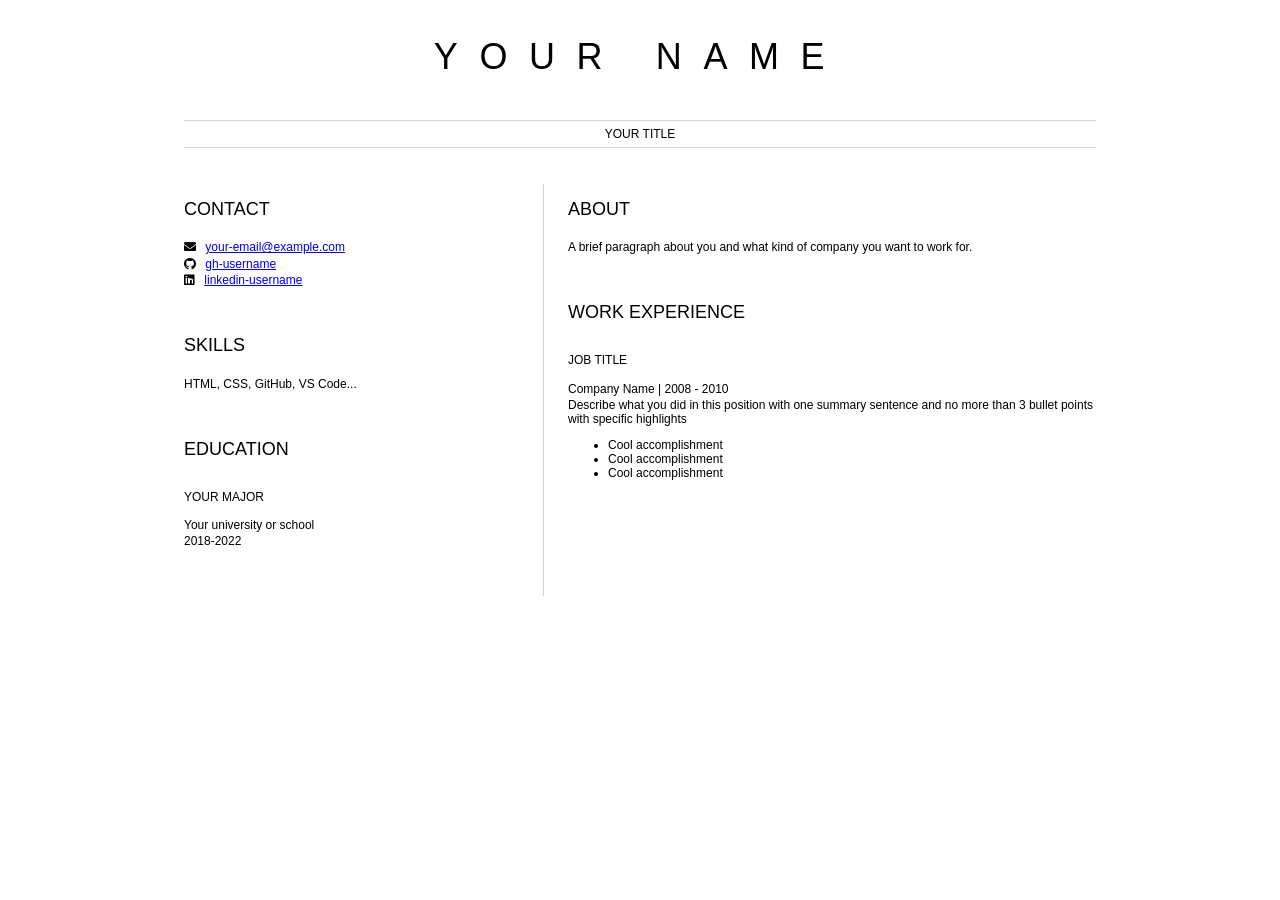
<file: index.original.html>
<html>
	<head>
		<link href="style.css" rel="stylesheet">
		<title>Your name resume</title>
        <link rel="stylesheet" href="https://cdnjs.cloudflare.com/ajax/libs/font-awesome/5.15.4/css/all.min.css">
	</head>

	<body>
		<header id="header">
			<!-- resume header with your name and title -->
			<h1>YOUR NAME</h1>
			<hr>
			YOUR TITLE
			<hr>
		</header>
		<main>
			<article id="mainLeft">
				<section>
					<h2>CONTACT</h2>
					<!-- contact info including social media -->
                    <p>
                        <i class="fa fa-envelope" aria-hidden="true"></i>
                        <a href="mailto:your-email@example.com">your-email@example.com</a>
                    </p>
                    <p>
                        <i class="fab fa-github" aria-hidden="true"></i>
                        <a href="github.com/gh-username">gh-username</a>
                    </p>
                    <p>
                        <i class="fab fa-linkedin" aria-hidden="true"></i>
                        <a href="linkedin.com/linkedin-username">linkedin-username</a>
                    </p>
				</section>
				<section>
					<h2>SKILLS</h2>
					<!-- your skills -->
                    <p>HTML, CSS, GitHub, VS Code...</p>
				</section>
				<section>
					<h2>EDUCATION</h2>
					<!-- your education -->
                    <h3>YOUR MAJOR</h3>
                    <p>
                        Your university or school
                    </p>
                    <p>
                        2018-2022
                    </p>
				</section>            
			</article>
			<article id="mainRight">
				<section>
					<h2>ABOUT</h2>
					<!-- about you -->
					<p>A brief paragraph about you and what kind of company you want to work for.</p>
				</section>
				<section>
					<h2>WORK EXPERIENCE</h2>
					<!-- your work experience -->
                    <h3>JOB TITLE</h3>
                    <p>
                            Company Name | 2008 - 2010
                    </p>
                    <p>
                            Describe what you did in this position with one summary sentence and no more than 3 bullet points with specific highlights
                    </p>
                    <ul>
                            <li>Cool accomplishment</li>
                            <li>Cool accomplishment</li>
                            <li>Cool accomplishment</li>
                    </ul>
				</section>
			</article>
		</main>
	</body>
</html>
</file>
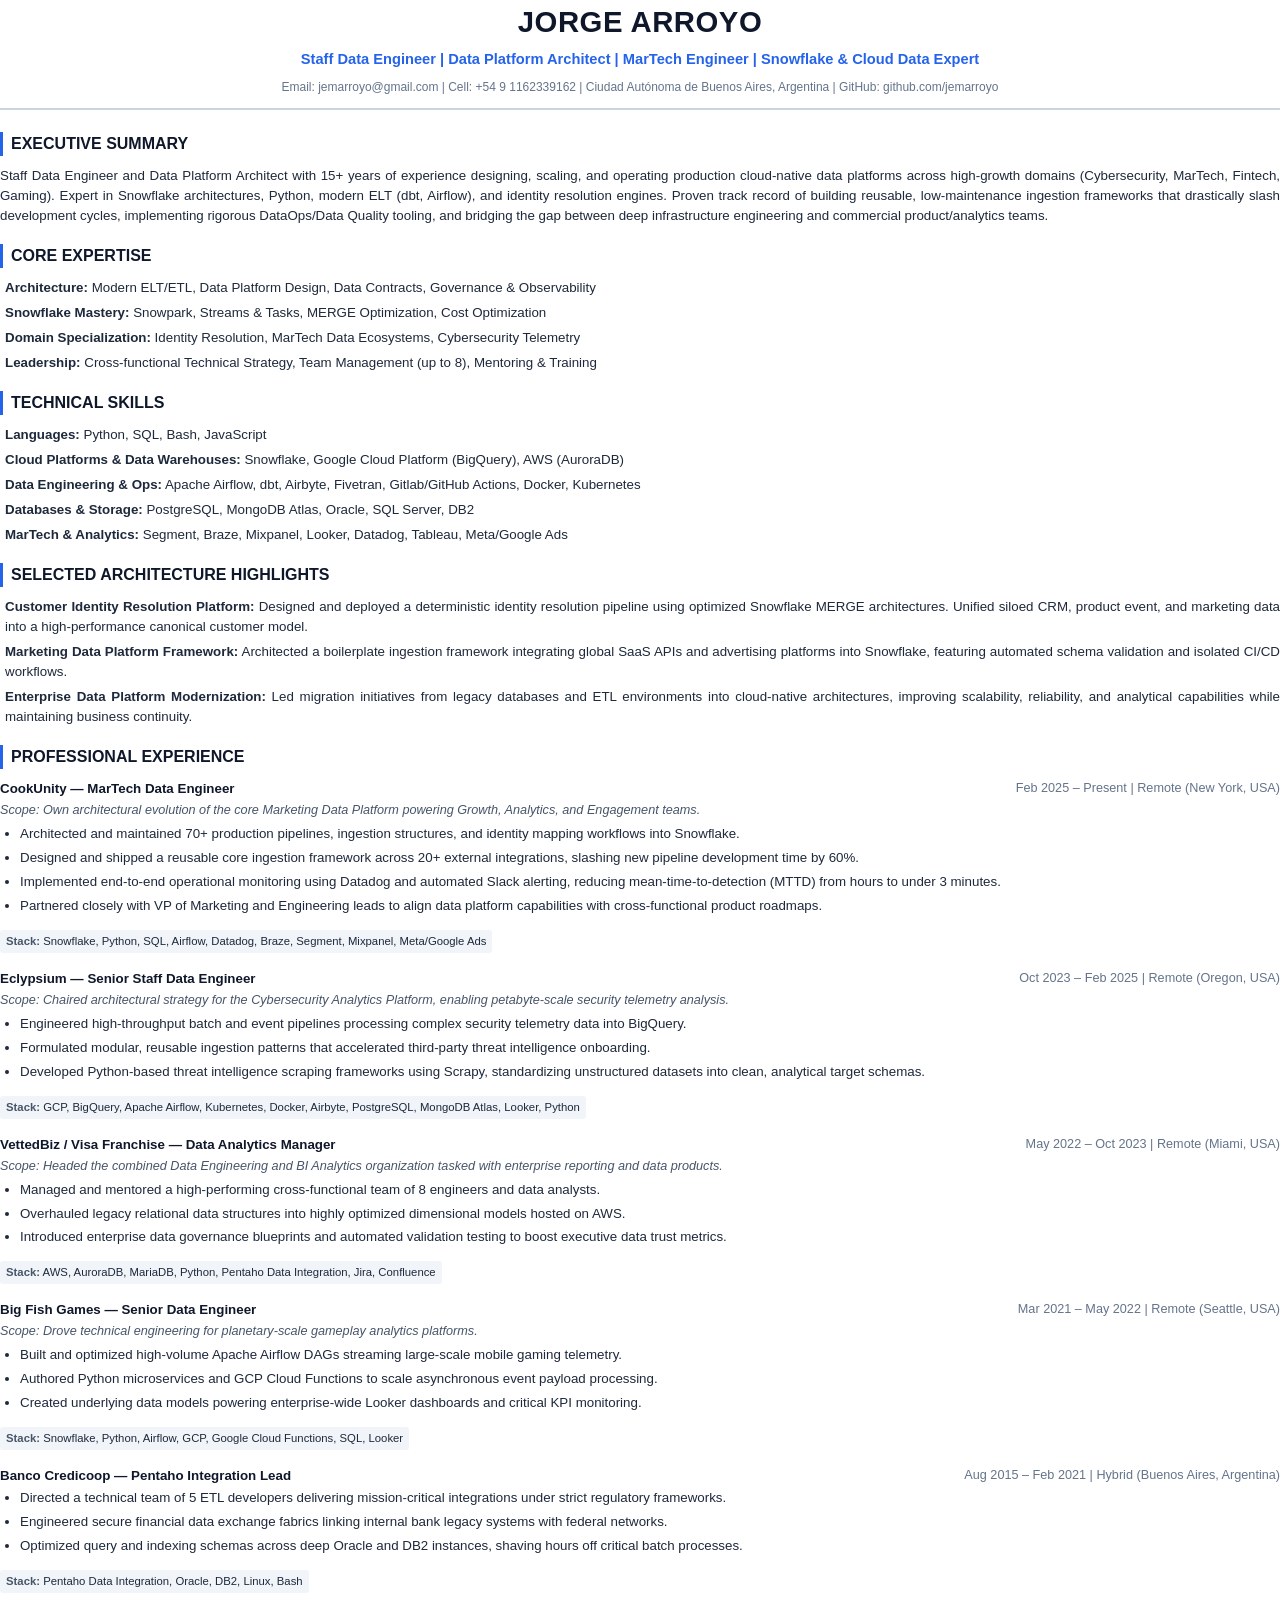
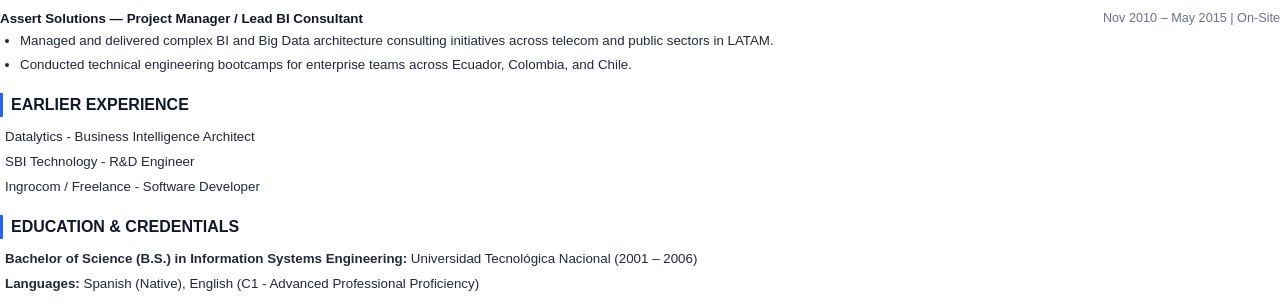
<file: automate-resume/output/cv-gemini2.txt.html.html>
<!DOCTYPE html><html><head><meta charset="utf-8"><title>JORGE ARROYO</title><style>
    @page { size: A4; margin: 20mm 15mm; }
    body { font-family: 'Segoe UI', Helvetica, Arial, sans-serif; color: #1e293b; margin: 0; padding: 0; font-size: 10pt; line-height: 1.5; }
    .header { text-align: center; margin-bottom: 22px; border-bottom: 2px solid #cbd5e1; padding-bottom: 12px; }
    h1 { font-size: 22pt; color: #0f172a; margin: 0 0 4px 0; text-transform: uppercase; font-weight: 700; letter-spacing: 0.5px; }
    .subtitle { font-size: 11pt; color: #2563eb; font-weight: 600; margin: 0 0 8px 0; }
    .contact { font-size: 9pt; color: #64748b; }
    h2 { font-size: 12pt; color: #0f172a; border-left: 3.5px solid #2563eb; padding-left: 8px; margin: 18px 0 10px 0; text-transform: uppercase; font-weight: 700; page-break-after: avoid; }
    p { margin: 0 0 10px 0; text-align: justify; font-weight: normal; }
    ul { margin: 0 0 10px 0; padding-left: 20px; }
    li { margin-bottom: 4px; text-align: justify; }
    .experience-block { margin-bottom: 16px; page-break-inside: avoid; }
    .exp-header { font-weight: bold; color: #0f172a; display: flex; justify-content: space-between; margin-bottom: 2px; }
    .exp-scope { font-style: italic; color: #475569; margin-bottom: 4px; font-size: 9.5pt; }
    .exp-stack { font-size: 8.5pt; color: #1e293b; margin-top: 4px; background-color: #f1f5f9; padding: 3px 6px; border-radius: 3px; display: inline-block; }
    .exp-stack strong { color: #475569; }
    </style></head><body>
    <div class="header"><h1>JORGE ARROYO</h1><div class="subtitle">Staff Data Engineer | Data Platform Architect | MarTech Engineer | Snowflake & Cloud Data Expert</div><div class="contact">Email: jemarroyo@gmail.com | Cell: +54 9 1162339162 | Ciudad Autónoma de Buenos Aires, Argentina  | GitHub: github.com/jemarroyo</div></div>    <h2></h2>
    <h2>Executive Summary</h2>
    <p>Staff Data Engineer and Data Platform Architect with 15+ years of experience designing, scaling, and operating production cloud-native data platforms across high-growth domains (Cybersecurity, MarTech, Fintech, Gaming). Expert in Snowflake architectures, Python, modern ELT (dbt, Airflow), and identity resolution engines. Proven track record of building reusable, low-maintenance ingestion frameworks that drastically slash development cycles, implementing rigorous DataOps/Data Quality tooling, and bridging the gap between deep infrastructure engineering and commercial product/analytics teams.</p>
    <h2>Core Expertise</h2>
    <ul style='list-style-type: none; padding-left: 5px;'>
        <li style='margin-bottom: 5px;'><strong>Architecture:</strong> Modern ELT/ETL, Data Platform Design, Data Contracts, Governance & Observability</li>
        <li style='margin-bottom: 5px;'><strong>Snowflake Mastery:</strong> Snowpark, Streams & Tasks, MERGE Optimization, Cost Optimization</li>
        <li style='margin-bottom: 5px;'><strong>Domain Specialization:</strong> Identity Resolution, MarTech Data Ecosystems, Cybersecurity Telemetry</li>
        <li style='margin-bottom: 5px;'><strong>Leadership:</strong> Cross-functional Technical Strategy, Team Management (up to 8), Mentoring & Training</li>
    </ul>
    <h2>Technical Skills</h2>
    <ul style='list-style-type: none; padding-left: 5px;'>
        <li style='margin-bottom: 5px;'><strong>Languages:</strong> Python, SQL, Bash, JavaScript</li>
        <li style='margin-bottom: 5px;'><strong>Cloud Platforms & Data Warehouses:</strong> Snowflake, Google Cloud Platform (BigQuery), AWS (AuroraDB)</li>
        <li style='margin-bottom: 5px;'><strong>Data Engineering & Ops:</strong> Apache Airflow, dbt, Airbyte, Fivetran, Gitlab/GitHub Actions, Docker, Kubernetes</li>
        <li style='margin-bottom: 5px;'><strong>Databases & Storage:</strong> PostgreSQL, MongoDB Atlas, Oracle, SQL Server, DB2</li>
        <li style='margin-bottom: 5px;'><strong>MarTech & Analytics:</strong> Segment, Braze, Mixpanel, Looker, Datadog, Tableau, Meta/Google Ads</li>
    </ul>
    <h2>Selected Architecture Highlights</h2>
    <ul style='list-style-type: none; padding-left: 5px;'>
        <li style='margin-bottom: 5px;'><strong>Customer Identity Resolution Platform:</strong> Designed and deployed a deterministic identity resolution pipeline using optimized Snowflake MERGE architectures. Unified siloed CRM, product event, and marketing data into a high-performance canonical customer model.</li>
        <li style='margin-bottom: 5px;'><strong>Marketing Data Platform Framework:</strong> Architected a boilerplate ingestion framework integrating global SaaS APIs and advertising platforms into Snowflake, featuring automated schema validation and isolated CI/CD workflows.</li>
        <li style='margin-bottom: 5px;'><strong>Enterprise Data Platform Modernization:</strong> Led migration initiatives from legacy databases and ETL environments into cloud-native architectures, improving scalability, reliability, and analytical capabilities while maintaining business continuity.</li>
    </ul>
    <h2>Professional Experience</h2>
    <div class="experience-block">
        <div class="exp-header"><span>CookUnity — MarTech Data Engineer</span><span style="font-size: 9.5pt; color: #64748b; font-weight: normal;">Feb 2025 – Present | Remote (New York, USA)</span></div>
        <div class="exp-scope">Scope: Own architectural evolution of the core Marketing Data Platform powering Growth, Analytics, and Engagement teams.</div>
        <ul>
            <li>Architected and maintained 70+ production pipelines, ingestion structures, and identity mapping workflows into Snowflake.</li>
            <li>Designed and shipped a reusable core ingestion framework across 20+ external integrations, slashing new pipeline development time by 60%.</li>
            <li>Implemented end-to-end operational monitoring using Datadog and automated Slack alerting, reducing mean-time-to-detection (MTTD) from hours to under 3 minutes.</li>
            <li>Partnered closely with VP of Marketing and Engineering leads to align data platform capabilities with cross-functional product roadmaps.</li>
        </ul>
        <div class="exp-stack"><strong>Stack:</strong> Snowflake, Python, SQL, Airflow, Datadog, Braze, Segment, Mixpanel, Meta/Google Ads</div>
    </div>
    <div class="experience-block">
        <div class="exp-header"><span>Eclypsium — Senior Staff Data Engineer</span><span style="font-size: 9.5pt; color: #64748b; font-weight: normal;">Oct 2023 – Feb 2025 | Remote (Oregon, USA)</span></div>
        <div class="exp-scope">Scope: Chaired architectural strategy for the Cybersecurity Analytics Platform, enabling petabyte-scale security telemetry analysis.</div>
        <ul>
            <li>Engineered high-throughput batch and event pipelines processing complex security telemetry data into BigQuery.</li>
            <li>Formulated modular, reusable ingestion patterns that accelerated third-party threat intelligence onboarding.</li>
            <li>Developed Python-based threat intelligence scraping frameworks using Scrapy, standardizing unstructured datasets into clean, analytical target schemas.</li>
        </ul>
        <div class="exp-stack"><strong>Stack:</strong> GCP, BigQuery, Apache Airflow, Kubernetes, Docker, Airbyte, PostgreSQL, MongoDB Atlas, Looker, Python</div>
    </div>
    <div class="experience-block">
        <div class="exp-header"><span>VettedBiz / Visa Franchise — Data Analytics Manager</span><span style="font-size: 9.5pt; color: #64748b; font-weight: normal;">May 2022 – Oct 2023 | Remote (Miami, USA)</span></div>
        <div class="exp-scope">Scope: Headed the combined Data Engineering and BI Analytics organization tasked with enterprise reporting and data products.</div>
        <ul>
            <li>Managed and mentored a high-performing cross-functional team of 8 engineers and data analysts.</li>
            <li>Overhauled legacy relational data structures into highly optimized dimensional models hosted on AWS.</li>
            <li>Introduced enterprise data governance blueprints and automated validation testing to boost executive data trust metrics.</li>
        </ul>
        <div class="exp-stack"><strong>Stack:</strong> AWS, AuroraDB, MariaDB, Python, Pentaho Data Integration, Jira, Confluence</div>
    </div>
    <div class="experience-block">
        <div class="exp-header"><span>Big Fish Games — Senior Data Engineer</span><span style="font-size: 9.5pt; color: #64748b; font-weight: normal;">Mar 2021 – May 2022 | Remote (Seattle, USA)</span></div>
        <div class="exp-scope">Scope: Drove technical engineering for planetary-scale gameplay analytics platforms.</div>
        <ul>
            <li>Built and optimized high-volume Apache Airflow DAGs streaming large-scale mobile gaming telemetry.</li>
            <li>Authored Python microservices and GCP Cloud Functions to scale asynchronous event payload processing.</li>
            <li>Created underlying data models powering enterprise-wide Looker dashboards and critical KPI monitoring.</li>
        </ul>
        <div class="exp-stack"><strong>Stack:</strong> Snowflake, Python, Airflow, GCP, Google Cloud Functions, SQL, Looker</div>
    </div>
    <div class="experience-block">
        <div class="exp-header"><span>Banco Credicoop — Pentaho Integration Lead</span><span style="font-size: 9.5pt; color: #64748b; font-weight: normal;">Aug 2015 – Feb 2021 | Hybrid (Buenos Aires, Argentina)</span></div>
        <ul>
            <li>Directed a technical team of 5 ETL developers delivering mission-critical integrations under strict regulatory frameworks.</li>
            <li>Engineered secure financial data exchange fabrics linking internal bank legacy systems with federal networks.</li>
            <li>Optimized query and indexing schemas across deep Oracle and DB2 instances, shaving hours off critical batch processes.</li>
        </ul>
        <div class="exp-stack"><strong>Stack:</strong> Pentaho Data Integration, Oracle, DB2, Linux, Bash</div>
    </div>
    <div class="experience-block">
        <div class="exp-header"><span>Assert Solutions — Project Manager / Lead BI Consultant</span><span style="font-size: 9.5pt; color: #64748b; font-weight: normal;">Nov 2010 – May 2015 | On-Site </span></div>
        <ul>
            <li>Managed and delivered complex BI and Big Data architecture consulting initiatives across telecom and public sectors in LATAM.</li>
            <li>Conducted technical engineering bootcamps for enterprise teams across Ecuador, Colombia, and Chile.</li>
        </ul>
    </div>
    <h2>Earlier Experience</h2>
    <ul style='list-style-type: none; padding-left: 5px;'>
        <li style='margin-bottom: 5px;'><span style='font-weight: normal;'>Datalytics - Business Intelligence Architect</span></li>
        <li style='margin-bottom: 5px;'><span style='font-weight: normal;'>SBI Technology - R&D Engineer</span></li>
        <li style='margin-bottom: 5px;'><span style='font-weight: normal;'>Ingrocom / Freelance - Software Developer</span></li>
    </ul>
    <h2>Education & Credentials</h2>
    <ul style='list-style-type: none; padding-left: 5px;'>
        <li style='margin-bottom: 5px;'><strong>Bachelor of Science (B.S.) in Information Systems Engineering:</strong> Universidad Tecnológica Nacional (2001 – 2006)</li>
        <li style='margin-bottom: 5px;'><strong>Languages:</strong> Spanish (Native), English (C1 - Advanced Professional Proficiency)</li>
    </ul>
</body></html>
</file>
<file: style.css>
body {
    font-family: 'Segoe UI', Tahoma, Geneva, Verdana, sans-serif;
    font-size: 12px;
    max-width: 960px;
    margin: auto;
}
h1 {
    font-size: 3em;
    letter-spacing: .6em;
    padding-top: 1em;
    padding-bottom: 1em;
}

h2 {
    font-size: 1.5em;
    padding-bottom: 1em;
}

h3 {
    font-size: 1em;
    padding-bottom: 1em;
}

main { 
    display: grid;
    grid-template-columns: 40% 60%;
    margin-top: 3em;
}
header {
    text-align: center;
    margin: auto 2em;
}

section {
    margin: auto 1em 4em 2em;
}

i {
    margin-right: .5em;
}

p {
    margin: .2em auto
}

hr {
    border: none;
    background-color: lightgray;
    height: 1px;
}

h1, h2, h3 {
    font-weight: 100;
    margin-bottom: 0;
}
#mainLeft {
    border-right: 1px solid lightgray;
}
.company-title {
    display: flex;
    align-items: center;
    gap: 12px;
}

.company-logo {
    width: 36px;
    height: 36px;
    object-fit: contain;
}

.company-name {
    color: #000000;
    font-size: 0.7rem;
    margin-top: 10px;
}


.job-separator {
    border: 0;
    height: 1px;
    background-color: #d3d3d3;
    margin: 25px 0;
}
.actions {
    text-align: right;
    margin-bottom: 15px;
}


.actions {
    position: fixed;
    bottom: 20px;
    left: 20px;
    z-index: 1000;
}

.pdf-btn {
    background: #5d75a6;
    color: white;
    border: none;
    border-radius: 999px;
    padding: 12px 20px;
    cursor: pointer;
    box-shadow: 0 4px 12px rgba(0,0,0,.15);
    font-size: 14px;
    font-weight: 600;
}

.pdf-btn:hover {
    opacity: 0.5;
}

.pdf-btn i {
    margin-right: 8px;
}
@media print {

    .actions {
        display: none;
    }

    body {
        margin: 0;
    }

    @page {
        size: A4;
        margin: 0.5in;
    }
}
</file>
